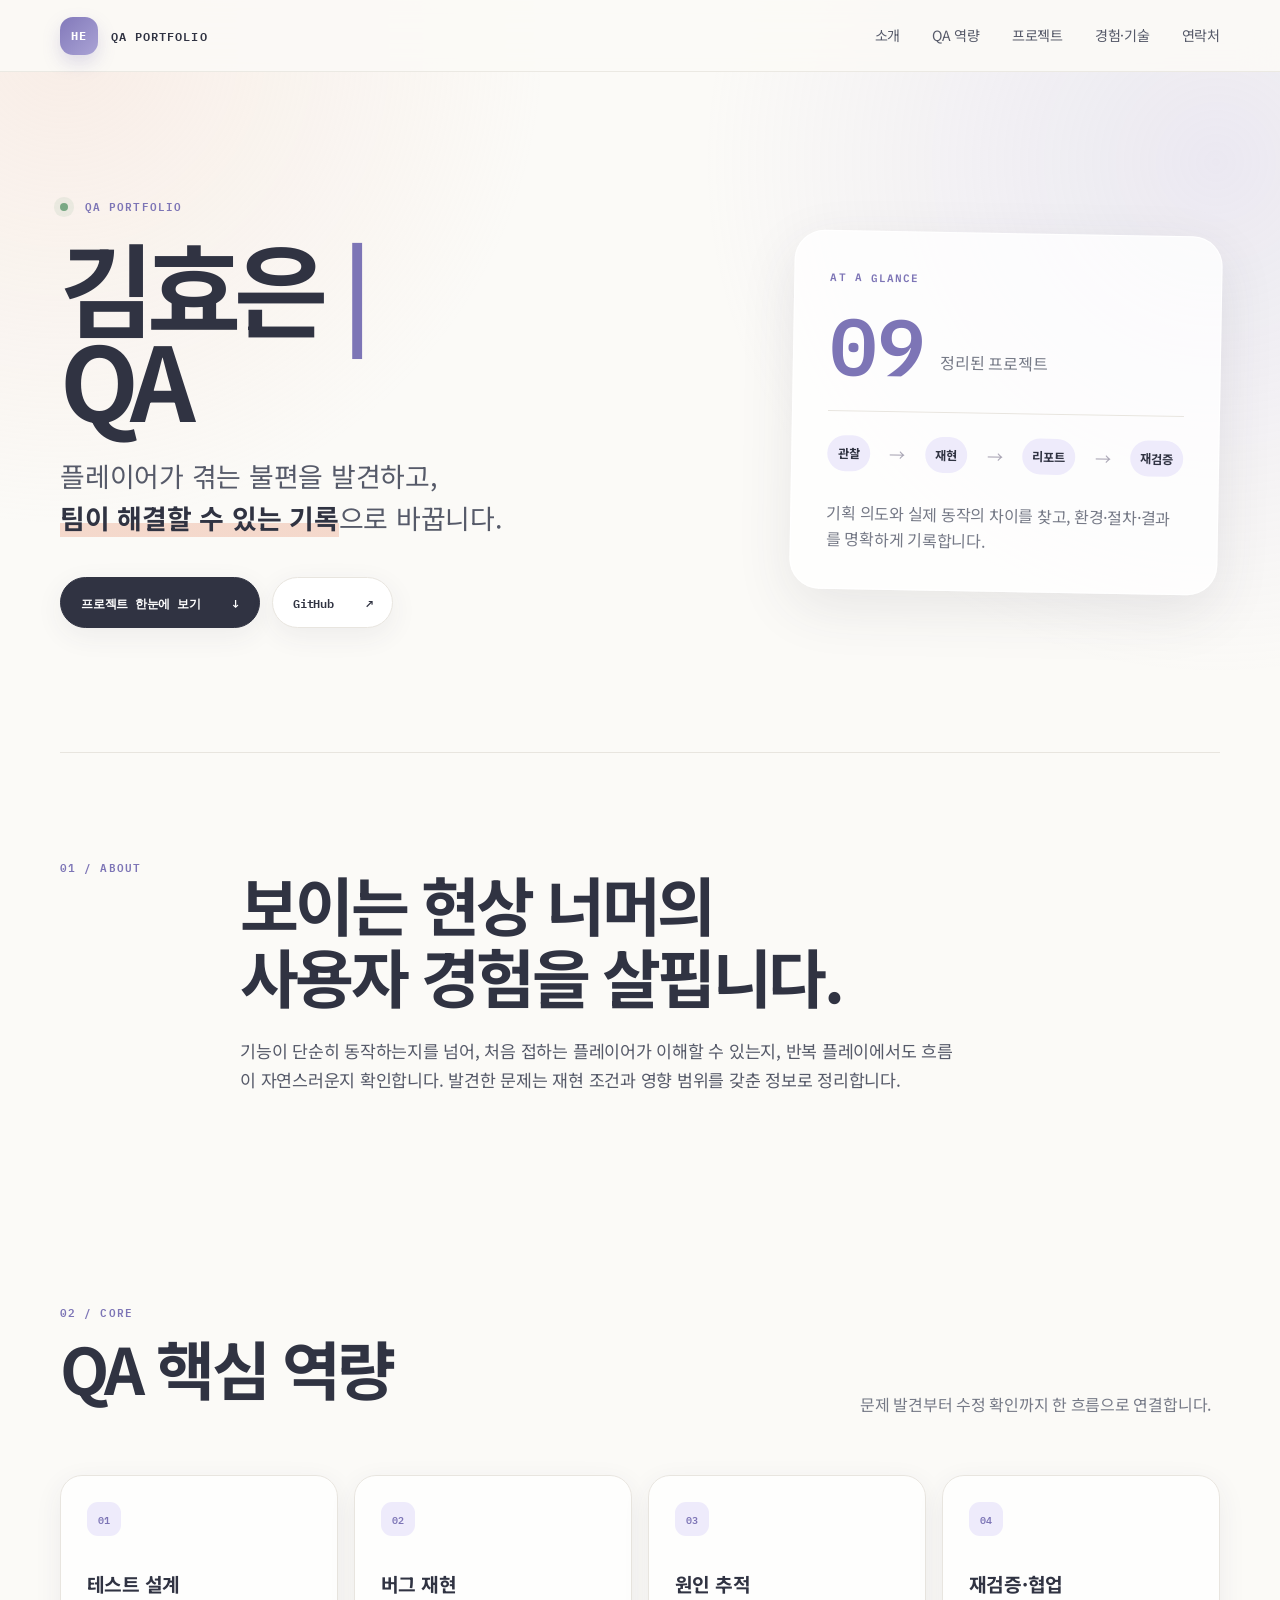
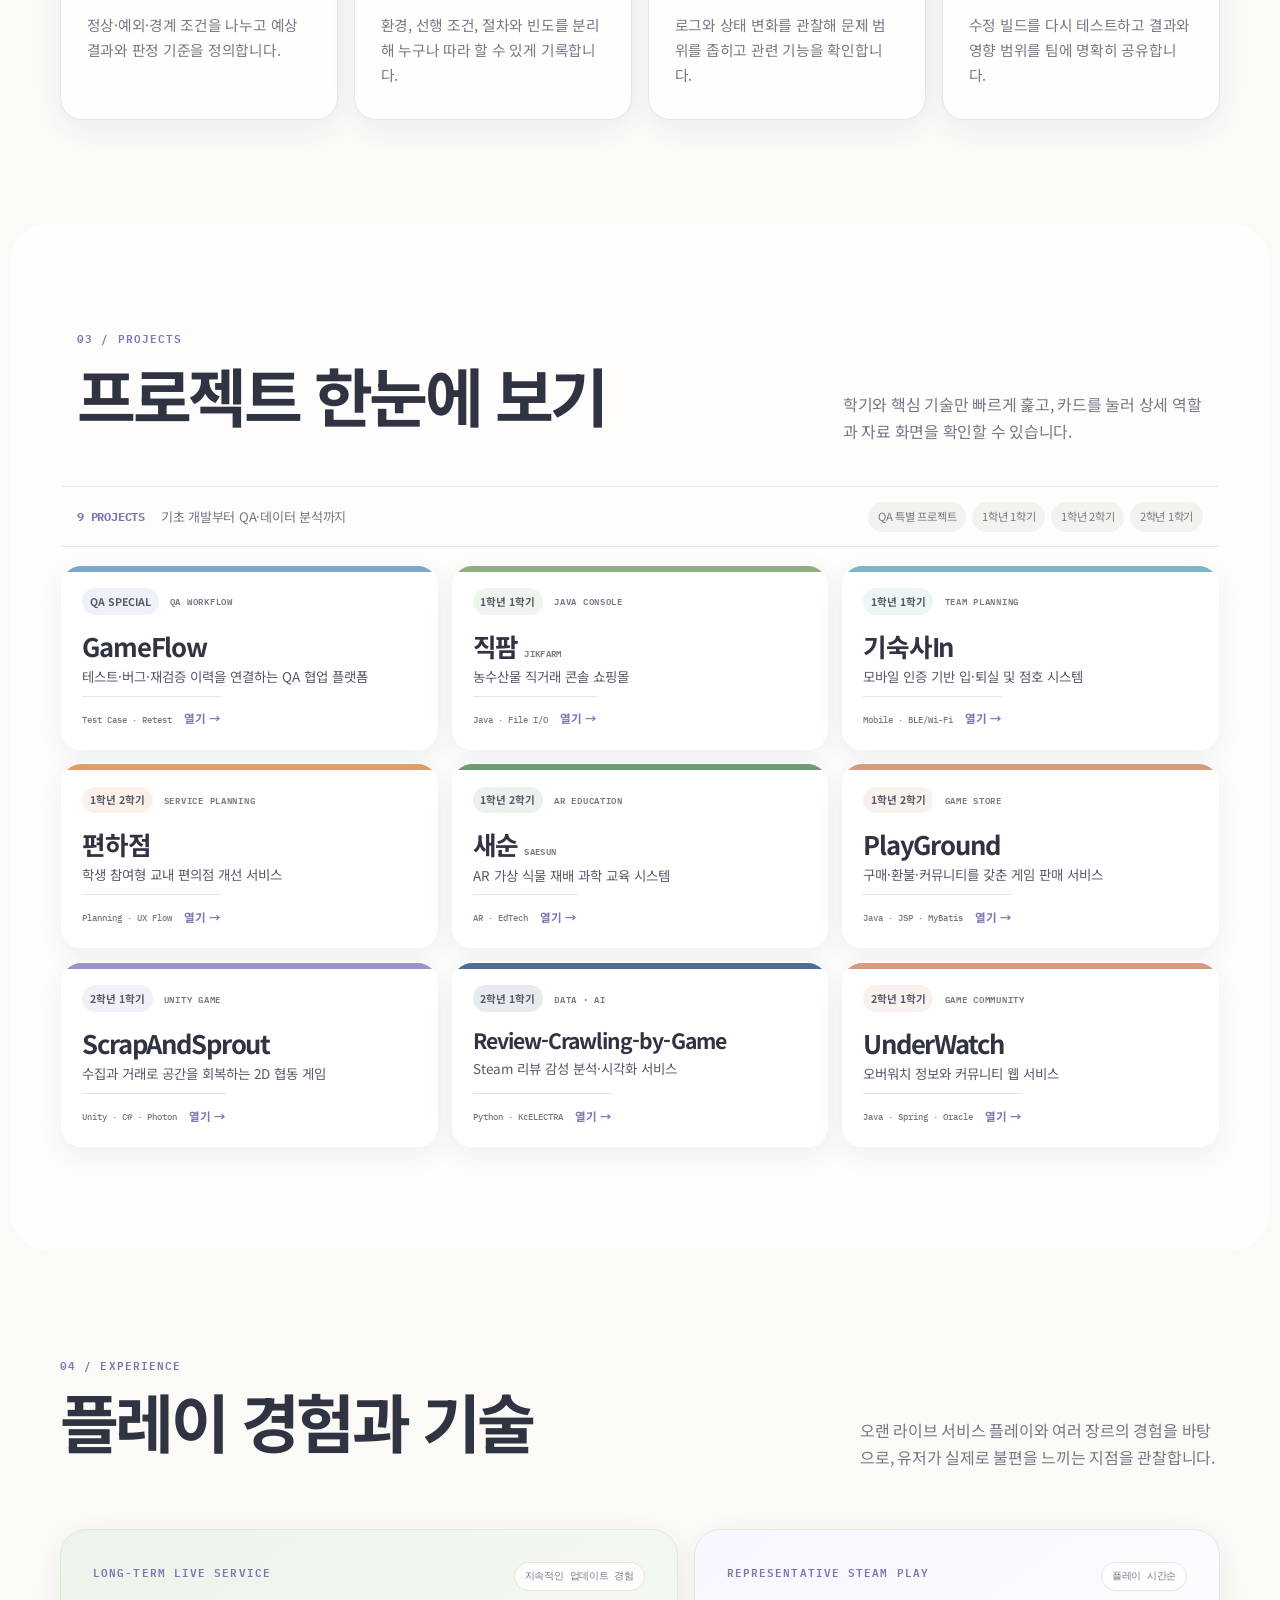
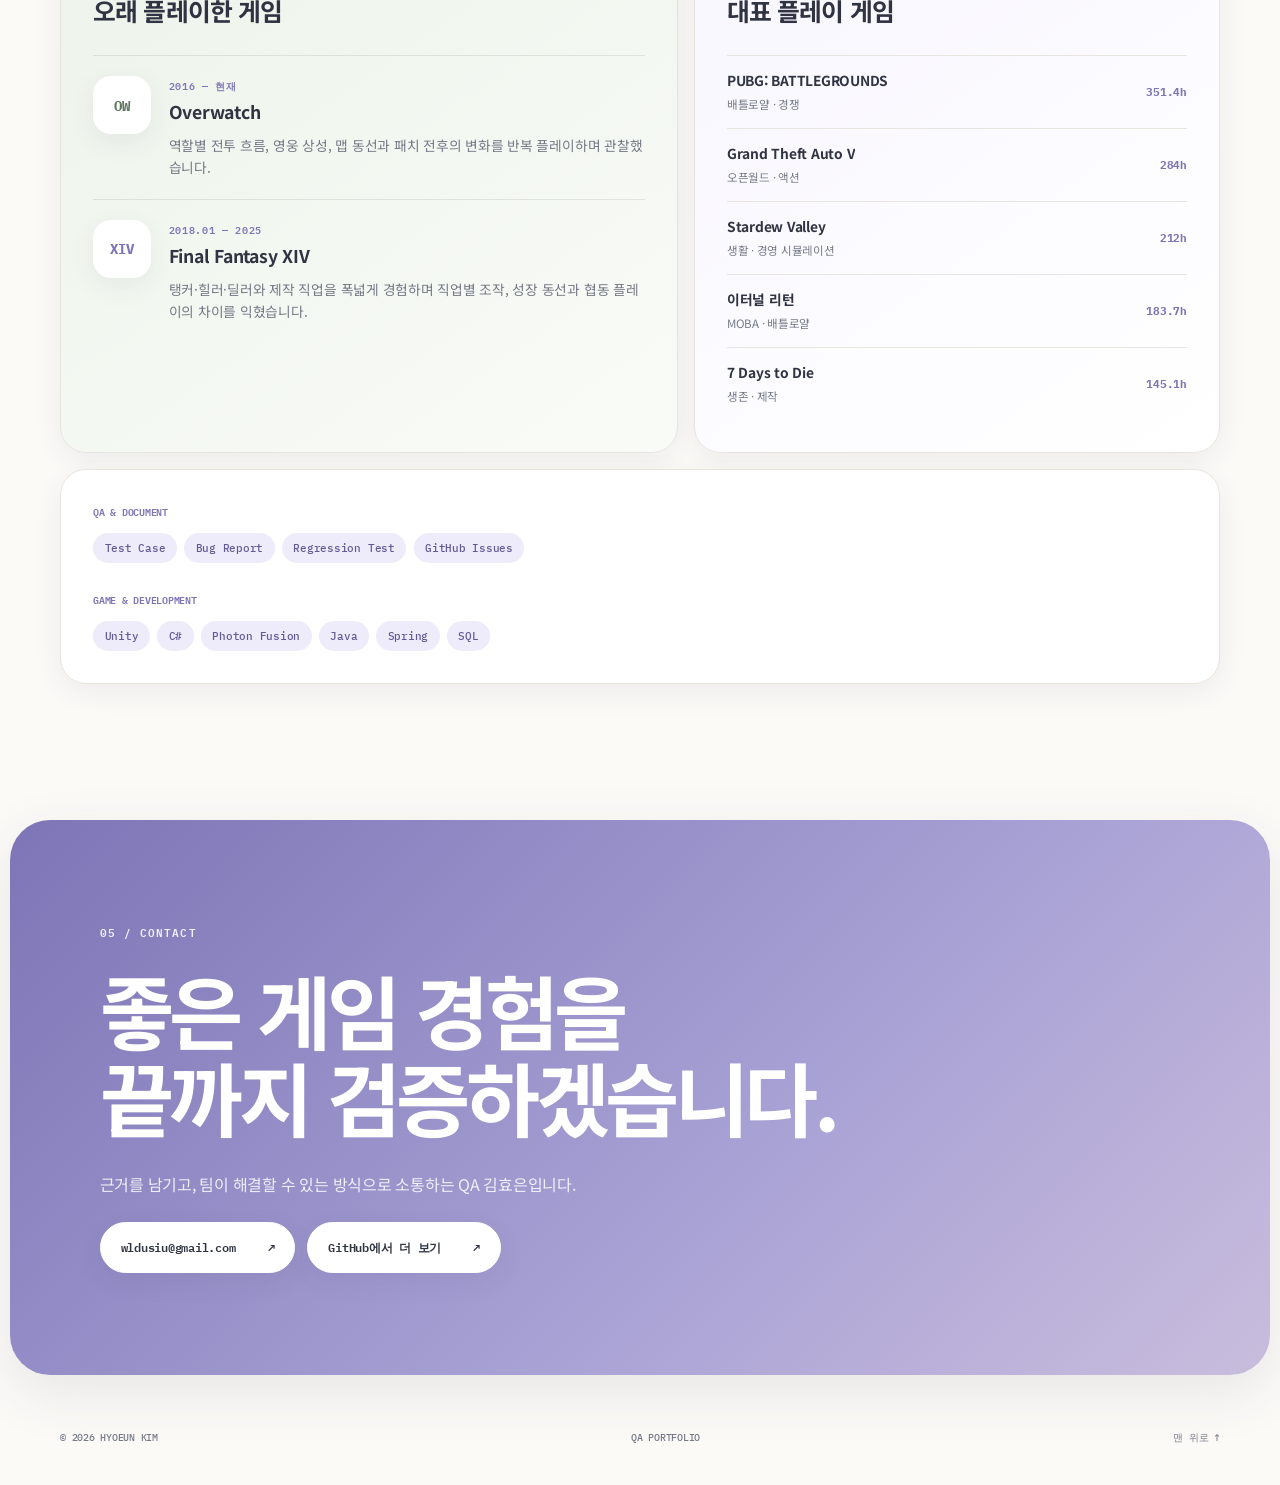
<file: index.html>
<!doctype html>
<html lang="ko">
<head>
  <meta charset="utf-8">
  <meta name="viewport" content="width=device-width, initial-scale=1">
  <meta name="description" content="김효은 QA 포트폴리오 - 테스트 설계, 버그 재현, 프로젝트 경험">
  <meta name="theme-color" content="#fbfaf7">
  <meta property="og:title" content="김효은 | QA Portfolio">
  <meta property="og:description" content="관찰한 문제를 재현 가능한 기록으로 바꾸는 QA 김효은입니다.">
  <title>김효은 | QA Portfolio</title>
  <link rel="icon" href="assets/favicon.ico">
  <link rel="preconnect" href="https://fonts.googleapis.com">
  <link rel="preconnect" href="https://fonts.gstatic.com" crossorigin>
  <link href="https://fonts.googleapis.com/css2?family=IBM+Plex+Mono:wght@500;600&family=Noto+Sans+KR:wght@400;500;600;700;800&display=swap" rel="stylesheet">
  <link rel="stylesheet" href="css/styles.css">
</head>
<body>
<a class="skip" href="#main">본문 바로가기</a>
<header class="site-header">
  <a class="brand" href="#top" aria-label="처음으로"><b>HE</b><span>QA PORTFOLIO</span></a>
  <button class="menu-button" type="button" aria-expanded="false" aria-controls="navigation">메뉴</button>
  <nav id="navigation" aria-label="주요 메뉴">
    <a href="#about">소개</a><a href="#strengths">QA 역량</a><a href="#projects">프로젝트</a><a href="#experience">경험·기술</a><a href="#contact">연락처</a>
  </nav>
</header>

<main id="main">
  <section class="hero" id="top">
    <div class="hero-copy">
      <p class="eyebrow"><span></span> QA PORTFOLIO</p>
      <h1>김효은 <em>|</em><br>QA</h1>
      <p class="hero-lead">플레이어가 겪는 불편을 발견하고,<br><strong>팀이 해결할 수 있는 기록</strong>으로 바꿉니다.</p>
      <div class="actions">
        <a class="button primary" href="#projects">프로젝트 한눈에 보기 <span>↓</span></a>
        <a class="button" href="https://github.com/kimhyoeun98" target="_blank" rel="noreferrer">GitHub <span>↗</span></a>
      </div>
    </div>
    <div class="hero-summary" aria-label="포트폴리오 요약">
      <p class="summary-kicker">AT A GLANCE</p>
      <div class="summary-number"><strong>09</strong><span>정리된 프로젝트</span></div>
      <div class="qa-flow"><span>관찰</span><i>→</i><span>재현</span><i>→</i><span>리포트</span><i>→</i><span>재검증</span></div>
      <p>기획 의도와 실제 동작의 차이를 찾고, 환경·절차·결과를 명확하게 기록합니다.</p>
    </div>
  </section>

  <section class="intro section" id="about">
    <p class="section-index">01 / ABOUT</p>
    <div>
      <h2>보이는 현상 너머의<br>사용자 경험을 살핍니다.</h2>
      <p>기능이 단순히 동작하는지를 넘어, 처음 접하는 플레이어가 이해할 수 있는지, 반복 플레이에서도 흐름이 자연스러운지 확인합니다. 발견한 문제는 재현 조건과 영향 범위를 갖춘 정보로 정리합니다.</p>
    </div>
  </section>

  <section class="section" id="strengths">
    <div class="section-heading">
      <div><p class="section-index">02 / CORE</p><h2>QA 핵심 역량</h2></div>
      <p>문제 발견부터 수정 확인까지 한 흐름으로 연결합니다.</p>
    </div>
    <div class="strength-grid">
      <article><span>01</span><h3>테스트 설계</h3><p>정상·예외·경계 조건을 나누고 예상 결과와 판정 기준을 정의합니다.</p></article>
      <article><span>02</span><h3>버그 재현</h3><p>환경, 선행 조건, 절차와 빈도를 분리해 누구나 따라 할 수 있게 기록합니다.</p></article>
      <article><span>03</span><h3>원인 추적</h3><p>로그와 상태 변화를 관찰해 문제 범위를 좁히고 관련 기능을 확인합니다.</p></article>
      <article><span>04</span><h3>재검증·협업</h3><p>수정 빌드를 다시 테스트하고 결과와 영향 범위를 팀에 명확히 공유합니다.</p></article>
    </div>
  </section>

  <section class="section project-section" id="projects">
    <div class="section-heading project-heading">
      <div><p class="section-index">03 / PROJECTS</p><h2>프로젝트 한눈에 보기</h2></div>
      <p>학기와 핵심 기술만 빠르게 훑고, 카드를 눌러 상세 역할과 자료 화면을 확인할 수 있습니다.</p>
    </div>

    <div class="project-overview-head">
      <p><strong>9 PROJECTS</strong><span>기초 개발부터 QA·데이터 분석까지</span></p>
      <div class="project-legend" aria-label="프로젝트 분류">
        <span>QA 특별 프로젝트</span><span>1학년 1학기</span><span>1학년 2학기</span><span>2학년 1학기</span>
      </div>
    </div>

    <div class="project-overview-grid">
      <button class="project-card accent-blue" type="button" data-project="gameflow">
        <span class="card-top"><b>QA SPECIAL</b><i>QA WORKFLOW</i></span><strong>GameFlow</strong>
        <p>테스트·버그·재검증 이력을 연결하는 QA 협업 플랫폼</p>
        <span class="card-footer"><i>Test Case · Retest</i><b>열기 →</b></span>
      </button>
      <button class="project-card accent-green" type="button" data-project="jikfarm">
        <span class="card-top"><b>1학년 1학기</b><i>JAVA CONSOLE</i></span><strong>직팜 <small>JIKFARM</small></strong>
        <p>농수산물 직거래 콘솔 쇼핑몰</p>
        <span class="card-footer"><i>Java · File I/O</i><b>열기 →</b></span>
      </button>
      <button class="project-card accent-sky" type="button" data-project="dormitory">
        <span class="card-top"><b>1학년 1학기</b><i>TEAM PLANNING</i></span><strong>기숙사In</strong>
        <p>모바일 인증 기반 입·퇴실 및 점호 시스템</p>
        <span class="card-footer"><i>Mobile · BLE/Wi-Fi</i><b>열기 →</b></span>
      </button>
      <button class="project-card accent-orange" type="button" data-project="pyeon">
        <span class="card-top"><b>1학년 2학기</b><i>SERVICE PLANNING</i></span><strong>편하점</strong>
        <p>학생 참여형 교내 편의점 개선 서비스</p>
        <span class="card-footer"><i>Planning · UX Flow</i><b>열기 →</b></span>
      </button>
      <button class="project-card accent-leaf" type="button" data-project="saesun">
        <span class="card-top"><b>1학년 2학기</b><i>AR EDUCATION</i></span><strong>새순 <small>SAESUN</small></strong>
        <p>AR 가상 식물 재배 과학 교육 시스템</p>
        <span class="card-footer"><i>AR · EdTech</i><b>열기 →</b></span>
      </button>
      <button class="project-card accent-peach" type="button" data-project="playground">
        <span class="card-top"><b>1학년 2학기</b><i>GAME STORE</i></span><strong>PlayGround</strong>
        <p>구매·환불·커뮤니티를 갖춘 게임 판매 서비스</p>
        <span class="card-footer"><i>Java · JSP · MyBatis</i><b>열기 →</b></span>
      </button>
      <button class="project-card accent-purple" type="button" data-project="scrap">
        <span class="card-top"><b>2학년 1학기</b><i>UNITY GAME</i></span><strong>ScrapAndSprout</strong>
        <p>수집과 거래로 공간을 회복하는 2D 협동 게임</p>
        <span class="card-footer"><i>Unity · C# · Photon</i><b>열기 →</b></span>
      </button>
      <button class="project-card accent-navy long-title" type="button" data-project="review">
        <span class="card-top"><b>2학년 1학기</b><i>DATA · AI</i></span><strong>Review-Crawling-by-Game</strong>
        <p>Steam 리뷰 감성 분석·시각화 서비스</p>
        <span class="card-footer"><i>Python · KcELECTRA</i><b>열기 →</b></span>
      </button>
      <button class="project-card accent-peach" type="button" data-project="underwatch">
        <span class="card-top"><b>2학년 1학기</b><i>GAME COMMUNITY</i></span><strong>UnderWatch</strong>
        <p>오버워치 정보와 커뮤니티 웹 서비스</p>
        <span class="card-footer"><i>Java · Spring · Oracle</i><b>열기 →</b></span>
      </button>
    </div>
  </section>

  <section class="section experience-section" id="experience">
    <div class="section-heading">
      <div><p class="section-index">04 / EXPERIENCE</p><h2>플레이 경험과 기술</h2></div>
      <p>오랜 라이브 서비스 플레이와 여러 장르의 경험을 바탕으로, 유저가 실제로 불편을 느끼는 지점을 관찰합니다.</p>
    </div>
    <div class="experience-grid">
      <article class="play-history-card">
        <div class="experience-card-head">
          <div><p class="project-type">LONG-TERM LIVE SERVICE</p><h3>오래 플레이한 게임</h3></div>
          <span>지속적인 업데이트 경험</span>
        </div>
        <div class="game-highlight">
          <span class="game-mark overwatch-mark">OW</span>
          <div><p class="game-period">2016 — 현재</p><h4>Overwatch</h4><p>역할별 전투 흐름, 영웅 상성, 맵 동선과 패치 전후의 변화를 반복 플레이하며 관찰했습니다.</p></div>
        </div>
        <div class="game-highlight">
          <span class="game-mark ffxiv-mark">XIV</span>
          <div><p class="game-period">2018.01 — 2025</p><h4>Final Fantasy XIV</h4><p>탱커·힐러·딜러와 제작 직업을 폭넓게 경험하며 직업별 조작, 성장 동선과 협동 플레이의 차이를 익혔습니다.</p></div>
        </div>
      </article>

      <article class="steam-play-card">
        <div class="experience-card-head">
          <div><p class="project-type">REPRESENTATIVE STEAM PLAY</p><h3>대표 플레이 게임</h3></div>
          <span>플레이 시간순</span>
        </div>
        <ol class="steam-game-list">
          <li><div><strong>PUBG: BATTLEGROUNDS</strong><span>배틀로얄 · 경쟁</span></div><b>351.4h</b></li>
          <li><div><strong>Grand Theft Auto V</strong><span>오픈월드 · 액션</span></div><b>284h</b></li>
          <li><div><strong>Stardew Valley</strong><span>생활 · 경영 시뮬레이션</span></div><b>212h</b></li>
          <li><div><strong>이터널 리턴</strong><span>MOBA · 배틀로얄</span></div><b>183.7h</b></li>
          <li><div><strong>7 Days to Die</strong><span>생존 · 제작</span></div><b>145.1h</b></li>
        </ol>
      </article>

      <article class="tool-card experience-tools">
        <h3>QA & DOCUMENT</h3><p><span>Test Case</span><span>Bug Report</span><span>Regression Test</span><span>GitHub Issues</span></p>
        <h3>GAME & DEVELOPMENT</h3><p><span>Unity</span><span>C#</span><span>Photon Fusion</span><span>Java</span><span>Spring</span><span>SQL</span></p>
      </article>
    </div>
  </section>

  <section class="contact" id="contact">
    <p class="section-index">05 / CONTACT</p>
    <h2><span>좋은 게임 경험을</span><span>끝까지 검증하겠습니다.</span></h2>
    <p>근거를 남기고, 팀이 해결할 수 있는 방식으로 소통하는 QA 김효은입니다.</p>
    <div class="contact-actions">
      <a class="button light" href="mailto:wldusiu@gmail.com" aria-label="김효은에게 이메일 보내기">wldusiu@gmail.com <span>↗</span></a>
      <a class="button light" href="https://github.com/kimhyoeun98" target="_blank" rel="noreferrer">GitHub에서 더 보기 <span>↗</span></a>
    </div>
  </section>
</main>

<footer><span>© 2026 HYOEUN KIM</span><span>QA PORTFOLIO</span><a href="#top">맨 위로 ↑</a></footer>

<dialog class="project-dialog" id="project-dialog" aria-labelledby="dialog-title">
  <div class="dialog-shell">
    <button class="dialog-close" type="button" aria-label="프로젝트 상세 닫기">×</button>
    <div class="dialog-content">
      <header class="dialog-header">
        <p id="dialog-type" class="project-type"></p><h2 id="dialog-title"></h2>
        <p id="dialog-summary" class="dialog-summary"></p><div id="dialog-tags" class="dialog-tags"></div>
      </header>
      <div class="dialog-facts">
        <section><h3>무엇을 만들었나요?</h3><p id="dialog-purpose"></p></section>
        <section><h3>핵심 기능</h3><ul id="dialog-features"></ul></section>
        <section><h3 id="dialog-focus-title">QA · 설계 관점</h3><p id="dialog-focus"></p></section>
      </div>
      <section class="project-gallery" id="dialog-gallery-section">
        <div class="gallery-heading"><div><p class="project-type">PROJECT MATERIALS</p><h3>자료로 보는 프로젝트</h3></div><span>이미지를 누르면 크게 볼 수 있습니다.</span></div>
        <div id="dialog-gallery" class="gallery-grid"></div>
      </section>
      <section class="project-video" id="dialog-video-section" hidden>
        <div class="gallery-heading"><div><p class="project-type">PROJECT VIDEO</p><h3 id="dialog-video-title">프로젝트 영상</h3></div><a id="dialog-video-link" target="_blank" rel="noreferrer">YouTube에서 보기 ↗</a></div>
        <div class="video-frame"><iframe id="dialog-video" loading="lazy" allow="accelerometer; autoplay; clipboard-write; encrypted-media; gyroscope; picture-in-picture; web-share" referrerpolicy="strict-origin-when-cross-origin" allowfullscreen></iframe></div>
      </section>
      <a id="dialog-link" class="button primary dialog-link" target="_blank" rel="noreferrer">GitHub 저장소 보기 <span>↗</span></a>
    </div>
  </div>
</dialog>

<script src="js/scripts.js"></script>
</body>
</html>
</file>
<file: css/styles.css>
:root{
  --ink:#303342;--ink-soft:#565a69;--muted:#767a87;--paper:#fbfaf7;--white:#fff;
  --line:#e8e5df;--lavender:#7d75b6;--lavender-soft:#eeebfb;--green:#7e9c7a;
  --sage-soft:#edf4eb;--peach-soft:#fff0e8;--blue-soft:#eaf2fb;--sky-soft:#ebf6f8;
  --shadow:0 18px 55px rgba(61,56,79,.10);--shadow-soft:0 8px 28px rgba(61,56,79,.07);
  --sans:"Noto Sans KR","Apple SD Gothic Neo",sans-serif;--mono:"IBM Plex Mono",monospace;
}
*{box-sizing:border-box}
html{scroll-behavior:smooth}
body{margin:0;background:var(--paper);color:var(--ink);font-family:var(--sans);line-height:1.68;letter-spacing:-.015em}
body:before{content:"";position:fixed;inset:0;z-index:-2;pointer-events:none;background:radial-gradient(circle at 5% 5%,rgba(244,215,201,.35),transparent 30rem),radial-gradient(circle at 95% 18%,rgba(188,181,225,.25),transparent 32rem)}
a{color:inherit;text-decoration:none}
button{font:inherit}
.skip{position:fixed;top:-100px;left:1rem;z-index:200;background:var(--ink);color:#fff;padding:.8rem 1rem;border-radius:999px}.skip:focus{top:1rem}
.site-header{height:72px;padding:0 max(1.25rem,calc((100vw - 1160px)/2));display:flex;align-items:center;justify-content:space-between;position:sticky;top:0;z-index:50;border-bottom:1px solid rgba(232,229,223,.8);background:rgba(251,250,247,.9);backdrop-filter:blur(18px)}
.brand{display:flex;align-items:center;gap:.8rem;font:600 .74rem var(--mono);letter-spacing:.09em}.brand b{width:38px;height:38px;display:grid;place-items:center;border-radius:13px;background:linear-gradient(135deg,#8279ba,#aaa3d5);color:#fff;box-shadow:0 8px 18px rgba(125,117,182,.23)}
.site-header nav{display:flex;gap:2rem;font-size:.88rem;color:var(--ink-soft)}.site-header nav a{padding:.5rem 0}.site-header nav a:hover,.site-header nav a:focus-visible{color:var(--lavender)}
.menu-button{display:none;border:1px solid var(--line);border-radius:999px;padding:.55rem .9rem;background:#fff;color:var(--ink)}
.hero,.section{width:min(1160px,calc(100% - 2.5rem));margin-inline:auto}
.hero{min-height:680px;display:grid;grid-template-columns:1.2fr .8fr;gap:clamp(3rem,7vw,7rem);align-items:center;padding:6rem 0}
.eyebrow,.section-index,.project-type,.summary-kicker{margin:0;font:600 .68rem var(--mono);letter-spacing:.1em;color:var(--lavender)}.eyebrow span{display:inline-block;width:8px;height:8px;border-radius:50%;margin-right:.55rem;background:#79a884;box-shadow:0 0 0 6px rgba(121,168,132,.12)}
.hero h1{font-size:clamp(4rem,8vw,7.2rem);line-height:.9;letter-spacing:-.07em;margin:1.5rem 0 2rem}.hero h1 em{font-style:normal;color:var(--lavender)}
.hero-lead{font-size:clamp(1.25rem,2.1vw,1.7rem);line-height:1.55;color:var(--ink-soft)}.hero-lead strong{color:var(--ink);background:linear-gradient(transparent 64%,rgba(240,199,181,.65) 0)}
.actions{display:flex;gap:.75rem;margin-top:2.4rem}.button{display:inline-flex;align-items:center;justify-content:space-between;gap:2rem;padding:.9rem 1.25rem;border:1px solid var(--line);border-radius:999px;background:#fff;font:600 .76rem var(--mono);box-shadow:var(--shadow-soft);transition:.2s}.button:hover{transform:translateY(-2px);box-shadow:var(--shadow)}.button.primary{background:var(--ink);border-color:var(--ink);color:#fff}
.hero-summary{padding:2.2rem;border-radius:30px;background:rgba(255,255,255,.78);border:1px solid rgba(255,255,255,.95);box-shadow:var(--shadow);transform:rotate(1deg)}.summary-number{display:flex;align-items:end;gap:1rem;padding:1.2rem 0 1.6rem;border-bottom:1px solid var(--line)}.summary-number strong{font:600 5rem/1 var(--mono);color:var(--lavender)}.summary-number span{padding-bottom:.65rem;color:var(--muted)}
.qa-flow{display:flex;align-items:center;justify-content:space-between;gap:.35rem;padding:1.5rem 0}.qa-flow span{padding:.5rem .65rem;border-radius:999px;background:var(--lavender-soft);font-size:.76rem;font-weight:700}.qa-flow i{font-style:normal;color:#aaa6b5}.hero-summary>p:last-child{margin:.2rem 0 0;color:var(--muted)}
.section{padding:6.5rem 0;scroll-margin-top:72px}.intro{display:grid;grid-template-columns:180px 1fr;border-top:1px solid var(--line)}.intro h2,.section-heading h2{font-size:clamp(2.35rem,5vw,4.7rem);line-height:1.12;letter-spacing:-.055em;margin:.7rem 0 1.5rem}.intro>div>p{max-width:720px;margin:0;color:var(--ink-soft);font-size:1.08rem}
.section-heading{display:grid;grid-template-columns:1fr 360px;align-items:end;gap:2rem;margin-bottom:3rem}.section-heading>p{margin:0 0 .6rem;color:var(--muted)}
.strength-grid{display:grid;grid-template-columns:repeat(4,1fr);gap:1rem}.strength-grid article{min-height:245px;padding:1.6rem;border:1px solid var(--line);border-radius:22px;background:rgba(255,255,255,.7);box-shadow:var(--shadow-soft)}.strength-grid article>span{display:grid;place-items:center;width:34px;height:34px;border-radius:11px;background:var(--lavender-soft);font:600 .65rem var(--mono);color:var(--lavender)}.strength-grid h3{margin:2rem 0 .8rem;font-size:1.2rem}.strength-grid p{margin:0;color:var(--muted);font-size:.92rem}
.project-section{width:min(1280px,calc(100% - 1.25rem));padding:6.5rem clamp(1.25rem,4vw,4rem);border-radius:40px;background:rgba(255,255,255,.64);box-shadow:0 1px 0 rgba(255,255,255,.9) inset}
.project-heading{padding:0 clamp(0rem,2vw,1rem);margin-bottom:2rem}.project-heading h2{font-size:clamp(2.4rem,5vw,4.5rem)}
.project-overview-head{display:flex;align-items:center;justify-content:space-between;gap:2rem;margin-bottom:1.1rem;padding:.9rem 1rem;border-block:1px solid var(--line)}.project-overview-head p{display:flex;align-items:center;gap:1rem;margin:0}.project-overview-head p strong{font:700 .72rem var(--mono);color:var(--lavender)}.project-overview-head p span{font-size:.82rem;color:var(--muted)}.project-legend{display:flex;flex-wrap:wrap;justify-content:flex-end;gap:.4rem}.project-legend span{padding:.35rem .6rem;border-radius:999px;background:#f4f2ee;font-size:.7rem;color:var(--muted)}
.project-overview-grid{display:grid;grid-template-columns:repeat(3,minmax(0,1fr));gap:.85rem}
.project-card{position:relative;min-width:0;min-height:185px;padding:1.25rem;text-align:left;color:var(--ink);border:1px solid rgba(255,255,255,.95);border-radius:20px;background:#fff;box-shadow:var(--shadow-soft);cursor:pointer;display:flex;flex-direction:column;transition:transform .2s,box-shadow .2s,border-color .2s;overflow:hidden}
.project-card:before{content:"";position:absolute;left:0;right:0;top:0;height:6px;background:var(--accent,#a7a0d4)}.project-card:hover,.project-card:focus-visible{transform:translateY(-5px);box-shadow:var(--shadow);border-color:var(--accent,#a7a0d4);outline:none}.project-card:focus-visible{box-shadow:0 0 0 4px rgba(125,117,182,.16),var(--shadow)}
.card-top{display:flex;align-items:center;justify-content:space-between;gap:.7rem;padding-top:.15rem}.card-top b{padding:.28rem .48rem;border-radius:999px;background:color-mix(in srgb,var(--accent) 14%,white);font-size:.66rem;color:var(--ink-soft)}.card-top i{font:600 .57rem var(--mono);font-style:normal;letter-spacing:.08em;color:var(--muted)}
.project-card>strong{display:block;margin:1.05rem 0 .35rem;font-size:clamp(1.4rem,2vw,1.85rem);letter-spacing:-.045em;line-height:1.12}.project-card.long-title>strong{font-size:clamp(1.15rem,1.65vw,1.5rem);overflow-wrap:anywhere}.project-card strong small{font:600 .58rem var(--mono);color:var(--muted);letter-spacing:.04em}.project-card>p{margin:0;color:var(--ink-soft);font-size:.84rem;line-height:1.5}.card-footer{margin-top:auto;padding-top:.8rem;display:flex;align-items:center;justify-content:space-between;gap:.75rem;border-top:1px solid var(--line)}.card-footer i{font:500 .59rem var(--mono);font-style:normal;color:var(--muted)}.card-footer b{font-size:.72rem;color:var(--lavender);white-space:nowrap}
.accent-purple{--accent:#9b91cd}.accent-blue{--accent:#7ea5cc}.accent-peach{--accent:#d69b7f}.accent-green{--accent:#8eae88}.accent-sky{--accent:#7db7c0}.accent-orange{--accent:#e19e62}.accent-leaf{--accent:#6f9c74}.accent-navy{--accent:#4f6f91}
.experience-grid{display:grid;grid-template-columns:1.08fr .92fr;gap:1rem}.play-history-card,.steam-play-card,.tool-card{padding:2rem;border-radius:26px;background:#fff;border:1px solid var(--line);box-shadow:var(--shadow-soft)}.play-history-card{background:linear-gradient(145deg,var(--sage-soft),#f9fbf7)}.steam-play-card{background:linear-gradient(145deg,#f8f6ff,#fff)}.experience-card-head{display:flex;align-items:flex-start;justify-content:space-between;gap:1rem;margin-bottom:1.5rem}.experience-card-head h3{margin:.55rem 0 0;font-size:1.55rem;letter-spacing:-.035em}.experience-card-head>span{padding:.4rem .62rem;border-radius:999px;background:rgba(255,255,255,.78);border:1px solid var(--line);font:500 .6rem var(--mono);color:var(--muted);white-space:nowrap}.game-highlight{display:grid;grid-template-columns:auto 1fr;gap:1.1rem;align-items:start;padding:1.25rem 0;border-top:1px solid rgba(66,78,66,.12)}.game-mark{display:grid;place-items:center;width:58px;height:58px;border-radius:18px;background:#fff;font:800 .9rem var(--mono);box-shadow:var(--shadow-soft)}.overwatch-mark{color:#617962}.ffxiv-mark{color:#7d75b6}.game-period{margin:0 0 .2rem;font:600 .6rem var(--mono);letter-spacing:.07em;color:var(--lavender)}.game-highlight h4{margin:0 0 .45rem;font-size:1.1rem}.game-highlight p:last-child{margin:0;color:var(--muted);font-size:.86rem;line-height:1.62}.steam-game-list{list-style:none;padding:0;margin:0}.steam-game-list li{display:flex;align-items:center;justify-content:space-between;gap:1rem;padding:.83rem 0;border-top:1px solid var(--line)}.steam-game-list li div{display:flex;min-width:0;flex-direction:column;gap:.18rem}.steam-game-list strong{overflow:hidden;text-overflow:ellipsis;white-space:nowrap;font-size:.86rem}.steam-game-list span{font-size:.72rem;color:var(--muted)}.steam-game-list b{font:700 .7rem var(--mono);color:var(--lavender);white-space:nowrap}.experience-tools{grid-column:1/-1}.tool-card h3{font:600 .64rem var(--mono);color:var(--lavender);margin:0 0 .85rem}.tool-card h3:not(:first-child){margin-top:1.7rem}.tool-card p{display:flex;flex-wrap:wrap;gap:.45rem;margin:0}.tool-card span,.dialog-tags span{padding:.48rem .72rem;border-radius:999px;background:var(--lavender-soft);font:500 .67rem var(--mono);color:#625a94}
.contact{margin:2rem auto;width:min(1280px,calc(100% - 1.25rem));padding:clamp(4rem,8vw,7.5rem) clamp(1.5rem,7vw,7rem);border-radius:40px;background:linear-gradient(135deg,#7d75b6,#a9a2d5 60%,#c9bddd);color:#fff;box-shadow:var(--shadow);scroll-margin-top:72px}.contact .section-index{color:#f2efff}.contact h2{max-width:none;font-size:clamp(3rem,6.3vw,5.6rem);line-height:1.08;letter-spacing:-.055em;margin:1.5rem 0 2rem;word-break:keep-all}.contact h2 span{display:block;white-space:nowrap}.contact>p:not(.section-index){max-width:620px;color:rgba(255,255,255,.84)}.contact-actions{display:flex;flex-wrap:wrap;gap:.75rem;margin-top:1.5rem}.button.light{color:var(--ink);background:#fff;border-color:#fff}
footer{width:min(1160px,calc(100% - 2.5rem));margin:auto;padding:1.5rem 0 2.5rem;display:flex;justify-content:space-between;color:var(--muted);font:500 .62rem var(--mono)}
.project-dialog{width:min(1120px,calc(100% - 1.5rem));max-height:calc(100vh - 1.5rem);padding:0;border:0;border-radius:30px;background:#fff;color:var(--ink);box-shadow:0 35px 120px rgba(35,32,48,.3)}.project-dialog::backdrop{background:rgba(37,35,45,.58);backdrop-filter:blur(5px)}.dialog-shell{position:relative}.dialog-close{position:sticky;float:right;top:1rem;margin:1rem 1rem 0 0;z-index:5;width:44px;height:44px;border:1px solid var(--line);border-radius:50%;background:rgba(255,255,255,.92);font-size:1.7rem;line-height:1;color:var(--ink);cursor:pointer;box-shadow:var(--shadow-soft)}.dialog-content{padding:clamp(2rem,5vw,5rem)}.dialog-header{max-width:820px}.dialog-header h2{font-size:clamp(2.8rem,7vw,6.4rem);line-height:.95;letter-spacing:-.065em;margin:1rem 0 1.4rem}.dialog-summary{font-size:clamp(1.1rem,2vw,1.4rem);color:var(--ink-soft);max-width:760px}.dialog-tags{display:flex;flex-wrap:wrap;gap:.45rem;margin-top:1.5rem}.dialog-facts{display:grid;grid-template-columns:1.05fr 1fr 1.05fr;gap:1rem;margin:3rem 0}.dialog-facts section{padding:1.5rem;border-radius:20px;background:#f8f7f4;border:1px solid var(--line)}.dialog-facts h3{margin:0 0 .8rem;font-size:.9rem}.dialog-facts p,.dialog-facts ul{margin:0;color:var(--muted);font-size:.92rem}.dialog-facts ul{padding-left:1.2rem}.dialog-facts li+li{margin-top:.35rem}
.project-gallery{margin-top:4rem;padding-top:3rem;border-top:1px solid var(--line)}.gallery-heading{display:flex;align-items:end;justify-content:space-between;gap:2rem;margin-bottom:1.3rem}.gallery-heading h3{font-size:1.7rem;margin:.35rem 0 0}.gallery-heading>span{font-size:.78rem;color:var(--muted)}.gallery-grid{display:grid;grid-template-columns:repeat(2,1fr);gap:1rem}.gallery-grid figure{margin:0;min-width:0}.gallery-grid a{display:block;overflow:hidden;border-radius:18px;background:#f3f1ed;border:1px solid var(--line)}.gallery-grid img{display:block;width:100%;aspect-ratio:16/9;object-fit:cover;transition:transform .25s}.gallery-grid a:hover img{transform:scale(1.025)}.gallery-grid figcaption{padding:.7rem .2rem 0;color:var(--muted);font-size:.8rem}.gallery-grid .portrait img{aspect-ratio:4/5;object-fit:contain}.dialog-link{margin-top:3rem}.dialog-link[hidden]{display:none}
.project-video{margin-top:4rem;padding-top:3rem;border-top:1px solid var(--line)}.project-video[hidden]{display:none}.project-video .gallery-heading>a{font:600 .68rem var(--mono);color:var(--lavender)}.video-frame{position:relative;overflow:hidden;aspect-ratio:16/9;border-radius:22px;background:#252532;box-shadow:var(--shadow-soft)}.video-frame iframe{position:absolute;inset:0;width:100%;height:100%;border:0}
body.dialog-open{overflow:hidden}
@media(max-width:980px){.hero{grid-template-columns:1fr;min-height:auto}.hero-summary{max-width:650px;transform:none}.strength-grid{grid-template-columns:repeat(2,1fr)}.project-overview-grid{grid-template-columns:repeat(2,minmax(0,1fr))}.project-overview-head{align-items:flex-start;flex-direction:column;gap:.7rem}.project-legend{justify-content:flex-start}.section-heading{grid-template-columns:1fr}.section-heading>p{max-width:600px}.experience-grid{grid-template-columns:1fr}.dialog-facts{grid-template-columns:1fr}.dialog-facts section{padding:1.25rem}}
@media(max-width:760px){.site-header{height:64px}.menu-button{display:block}.site-header nav{display:none;position:absolute;top:64px;left:.75rem;right:.75rem;flex-direction:column;gap:0;padding:.6rem 1.1rem;border:1px solid var(--line);border-radius:18px;background:rgba(255,255,255,.98);box-shadow:var(--shadow)}.site-header nav.open{display:flex}.site-header nav a{padding:.rem 0;border-bottom:1px solid var(--line)}.hero,.section{width:min(100% - 1.5rem,1160px)}.hero{padding:4rem 0}.hero h1{font-size:clamp(3.5rem,18vw,5.5rem)}.actions{flex-direction:column}.button{width:100%}.hero-summary{padding:1.5rem;border-radius:24px}.summary-number strong{font-size:4rem}.qa-flow{display:grid;grid-template-columns:1fr auto 1fr auto 1fr auto 1fr}.qa-flow span{text-align:center;padding:.45rem .3rem}.section{padding:4.5rem 0}.intro{grid-template-columns:1fr;gap:1.5rem}.strength-grid{grid-template-columns:1fr}.strength-grid article{min-height:190px}.project-section{width:calc(100% - .75rem);padding:4.5rem .75rem;border-radius:28px}.project-heading{padding-inline:.25rem}.project-overview-head{margin-inline:.25rem;padding:.8rem 0}.project-overview-head p{align-items:flex-start;flex-direction:column;gap:.2rem}.project-legend{gap:.3rem}.project-legend span{font-size:.65rem}.project-overview-grid{grid-template-columns:1fr}.project-card{min-height:175px;padding:1.2rem}.card-footer i{max-width:70%}.play-history-card,.steam-play-card,.tool-card{padding:1.35rem}.experience-card-head{flex-direction:column;gap:.65rem}.experience-card-head>span{white-space:normal}.game-highlight{grid-template-columns:1fr;gap:.75rem}.game-mark{width:50px;height:50px;border-radius:15px}.steam-game-list strong{white-space:normal}.gallery-grid{grid-template-columns:1fr}.gallery-heading{align-items:flex-start;flex-direction:column;gap:.4rem}.project-dialog{width:calc(100% - .5rem);max-height:calc(100vh - .5rem);border-radius:22px}.dialog-content{padding:4.2rem 1.2rem 2rem}.dialog-header h2{font-size:clamp(2.6rem,14vw,4.5rem)}.dialog-facts{margin:2rem 0}.project-gallery{margin-top:3rem;padding-top:2rem}.contact{width:calc(100% - .75rem);border-radius:28px}.contact h2{font-size:clamp(2.55rem,12vw,4rem)}.contact h2 span{white-space:normal}footer{flex-direction:column;gap:.5rem}}
@media(max-width:760px){.site-header nav a{padding:.8rem 0}}
@media(prefers-reduced-motion:reduce){html{scroll-behavior:auto}*,*:before,*:after{transition:none!important}}
</file>
